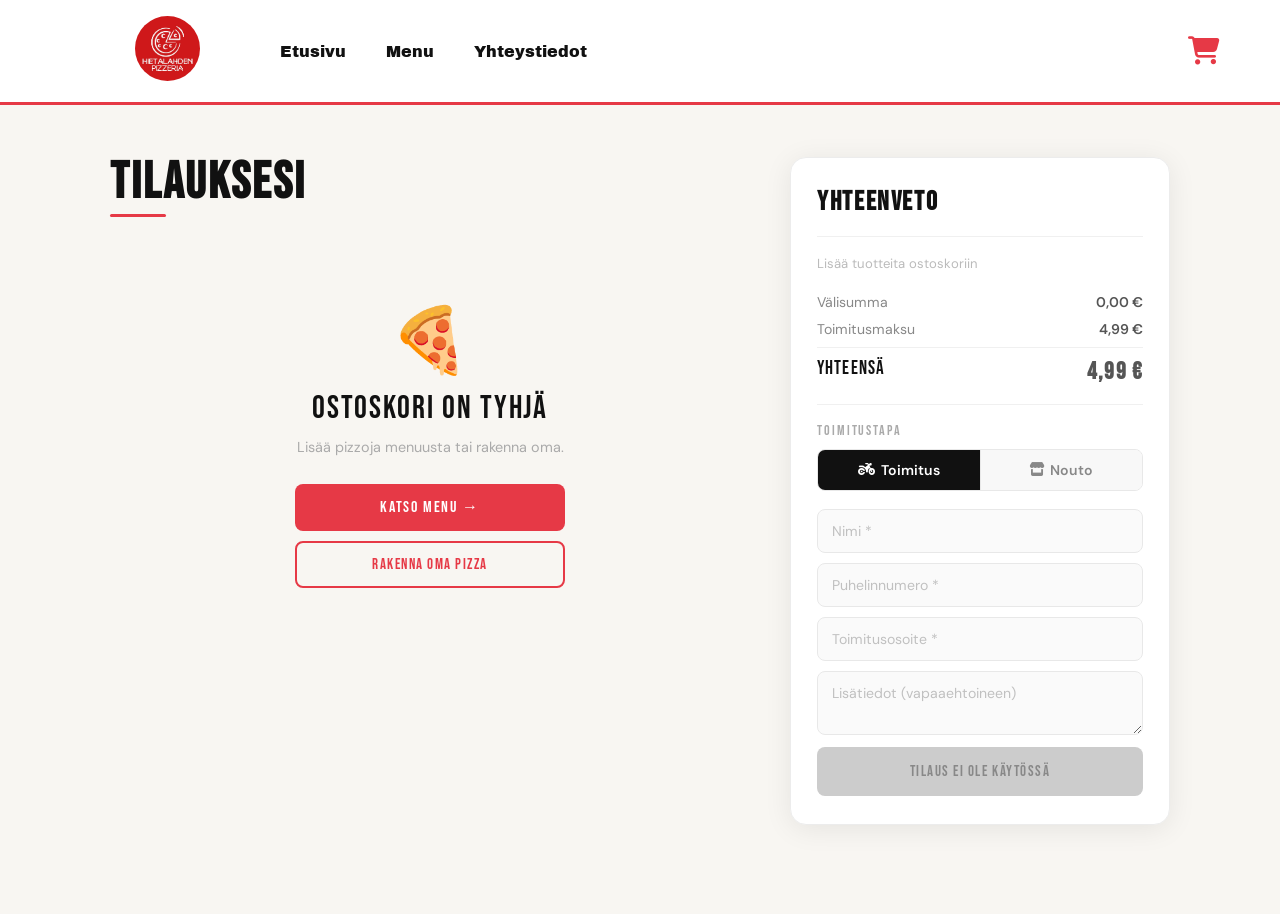
<file: ostoskori.html>
<!DOCTYPE html>
<html lang="fi">
<head>
    <meta charset="UTF-8">
    <meta name="viewport" content="width=device-width, initial-scale=1.0">
    <link rel="preconnect" href="https://fonts.googleapis.com">
    <link rel="preconnect" href="https://fonts.gstatic.com" crossorigin>
    <link href="https://fonts.googleapis.com/css2?family=Inter:wght@100..900&family=Bebas+Neue&family=DM+Sans:wght@100..900&display=swap" rel="stylesheet">
    <link href="https://fonts.googleapis.com/css2?family=Archivo+Black&display=swap" rel="stylesheet">
    <link rel="stylesheet" href="https://cdnjs.cloudflare.com/ajax/libs/font-awesome/6.5.0/css/all.min.css">
    <link rel="stylesheet" href="ostoskori.css">
    <title>Ostoskori — Hietalahdenpizzeria</title>
</head>
<body>

    <div class="overlay" id="overlay"></div>

    <div class="toggle-menu" id="toggleMenu">
        <nav class="navbar2">
            <a href="index.html">Etusivu</a>
            <a href="menu.html">Menu</a>
            <a href="menu.html">Tilaa nyt</a>
            <a class="different" href="tel:0449302665">044 9302665</a>
        </nav>
    </div>

    <nav class="navbar">
        <div class="navbar-left">
            <i id="hamburger" class="fa-solid fa-bars hamburger"></i>
        </div>
        <a href="index.html"><img src="logoh.jpg" class="logo" alt="logo"></a>
        <div class="desktop-nav">
            <a href="index.html">Etusivu</a>
            <a href="menu.html">Menu</a>
            <a href="index.html#yhteystiedot">Yhteystiedot</a>
        </div>
        <div class="navbar-right">
            <a href="ostoskori.html" class="cart-wrap">
                <i class="fa-solid fa-cart-shopping cart"></i>
                <span class="cart-count" id="cartCount"></span>
            </a>
        </div>
    </nav>

    <main class="cart-page">
        <div class="cart-layout">

            <!-- VASEN: tilaukset -->
            <div class="cart-left">
                <div class="cart-left-header">
                    <h1 class="cart-title">TILAUKSESI</h1>
                    <span class="cart-item-count" id="cartItemCount"></span>
                </div>
                <div class="cart-divider"></div>

                <div id="cartItems" class="cart-items-list">
                    <!-- rendered by JS -->
                </div>

                <!-- tyhjä tila -->
                <div class="cart-empty" id="cartEmpty">
                    <span class="cart-empty-icon">🍕</span>
                    <p class="cart-empty-title">OSTOSKORI ON TYHJÄ</p>
                    <p class="cart-empty-sub">Lisää pizzoja menuusta tai rakenna oma.</p>
                    <div class="cart-empty-btns">
                        <a href="menu.html" class="cart-empty-btn">KATSO MENU →</a>
                        <a href="index.html#rakenna-pizza" class="cart-empty-btn-outline">RAKENNA OMA PIZZA</a>
                    </div>
                </div>
            </div>

            <!-- OIKEA: yhteenveto + lomake -->
            <div class="cart-right">
                <div class="summary-card">
                    <h2 class="summary-title">YHTEENVETO</h2>
                    <div class="summary-divider"></div>

                    <div class="summary-items" id="summaryItems"></div>

                    <div class="summary-totals">
                        <div class="summary-row">
                            <span>Välisumma</span>
                            <span id="summarySubtotal">0,00 €</span>
                        </div>
                        <div class="summary-row" id="deliveryFeeRow">
                            <span>Toimitusmaksu</span>
                            <span id="summaryDeliveryFee">0,00 €</span>
                        </div>
                        <div class="summary-divider"></div>
                        <div class="summary-row summary-total-row">
                            <span>YHTEENSÄ</span>
                            <span class="summary-total-val" id="summaryTotal">0,00 €</span>
                        </div>
                    </div>

                    <div class="summary-divider"></div>

                    <div class="delivery-section">
                        <p class="delivery-label">TOIMITUSTAPA</p>
                        <div class="delivery-toggle">
                            <button class="dtoggle-btn active" id="btnToimitus" data-mode="toimitus">
                                <i class="fa-solid fa-motorcycle"></i> Toimitus
                            </button>
                            <button class="dtoggle-btn" id="btnNouto" data-mode="nouto">
                                <i class="fa-solid fa-store"></i> Nouto
                            </button>
                        </div>
                    </div>

                    <form class="order-form" id="orderForm" novalidate>
                        <input class="form-input" type="text"  id="fieldNimi"    name="nimi"    placeholder="Nimi *" required>
                        <input class="form-input" type="tel"   id="fieldPuhelin" name="puhelin" placeholder="Puhelinnumero *" required>
                        <input class="form-input" type="text" id="fieldOsoite" name="osoite" placeholder="Toimitusosoite *" required>
                        <textarea class="form-input form-textarea" id="fieldLisatiedot" name="lisatiedot" placeholder="Lisätiedot (vapaaehtoineen)" rows="2"></textarea>

                        <button type="submit" class="order-btn" id="orderBtn">
                            SIIRRY MAKSAMAAN →
                        </button>
                        
                    </form>
                </div>
            </div>

        </div>
    </main>

    <script src="ostoskori.js"></script>
</body>
</html>
</file>
<file: ostoskori.css>
*, *::before, *::after { box-sizing: border-box; margin: 0; padding: 0; }
html { scroll-behavior: smooth; }

body {
    background: #f8f6f2;
    color: #111;
    font-family: 'DM Sans', sans-serif;
    min-height: 100vh;
}

/* ══════════════════════════════
   NAVBAR – DESKTOP (static)
══════════════════════════════ */
.navbar {
    position: static;
    display: flex;
    align-items: center;
    justify-content: space-between;
    padding: 16px 60px;
    background: #ffffff;
    width: 100%;
    border-bottom: 3px solid #e63946;
}
.logo {
    margin-left: 75px;
    width: 65px; height: 65px;
    border-radius: 50%;
    object-fit: contain;
}
.navbar-left { display: flex; align-items: center; }
.navbar-right { display: flex; align-items: center; margin-left: auto; }
.hamburger   { font-size: 1.5rem; cursor: pointer; color: #e63946; display: none; }

.desktop-nav {
    display: flex;
    align-items: center;
    gap: 40px;
    margin-left: 80px;
}
.desktop-nav a {
    font-family: 'Archivo Black', sans-serif;
    font-size: 1rem; color: #111111;
    text-decoration: none;
    transition: color 0.2s ease;
}
.desktop-nav a:hover { color: #e63946; }

.cart-wrap  { position: relative; cursor: pointer; text-decoration: none; color: inherit; }
.cart       { font-size: 28px; color: #e63946; cursor: pointer; }
.cart-count {
    position: absolute; top: -7px; right: -9px;
    background: #e63946; color: #fff;
    border-radius: 50%; width: 17px; height: 17px;
    font-size: 0.65rem; font-weight: 700;
    display: none; align-items: center; justify-content: center;
    font-family: 'DM Sans', sans-serif;
}
.cart-count.visible { display: flex; }

/* ══════════════════════════════
   MOBILE OVERLAY + TOGGLE MENU
══════════════════════════════ */
.overlay {
    display: none;
    position: fixed; inset: 0;
    background: rgba(0,0,0,0.5);
    z-index: 100;
}
.overlay.active { display: block; }

.toggle-menu {
    position: fixed;
    top: -100%; left: 0;
    width: 100%; z-index: 101;
    background: #ffffff;
    transition: top 0.35s ease;
}
.toggle-menu.open { top: 0; }

.navbar2 { display: flex; flex-direction: column; }
.navbar2 a {
    font-family: 'Archivo Black', sans-serif;
    font-size: 1.3rem; color: #111111;
    text-decoration: none;
    padding: 18px 28px;
    border-bottom: 1px solid rgba(0,0,0,0.07);
    transition: color 0.2s ease;
}
.navbar2 a:hover { color: #e63946; }
.navbar2 a.different {
    background: #c1121f; color: #ffffff;
    border-bottom: none;
    padding: 18px 28px;
}
.navbar2 a.different:hover { background: #a30f1a; }

/* ══════════════════════════════
   PAGE LAYOUT
══════════════════════════════ */
.cart-page {
    min-height: calc(100vh - 91px); /* navbar height + border */
}

.cart-layout {
    display: grid;
    grid-template-columns: 1fr 380px;
    gap: 40px;
    max-width: 1140px;
    margin: 0 auto;
    padding: 52px 40px 80px;
    align-items: start;
}

/* ══════════════════════════════
   LEFT — cart items
══════════════════════════════ */
.cart-left-header {
    display: flex;
    align-items: baseline;
    gap: 14px;
    margin-bottom: 6px;
}
.cart-title {
    font-family: 'Bebas Neue', sans-serif;
    font-size: 3.2rem;
    color: #111;
    letter-spacing: 0.04em;
    line-height: 1;
}
.cart-item-count {
    font-size: 0.85rem;
    color: #aaa;
    font-weight: 500;
}
.cart-divider {
    height: 3px;
    background: #e63946;
    width: 56px;
    margin-bottom: 28px;
    border-radius: 2px;
}

/* Cart item cards */
.cart-items-list { display: flex; flex-direction: column; gap: 12px; }

.cart-item-card {
    background: #fff;
    border-radius: 14px;
    padding: 0;
    overflow: hidden;
    display: flex;
    flex-direction: row;
    display: flex;
    flex-direction: column;
    gap: 10px;
    box-shadow: 0 2px 16px rgba(0,0,0,0.06);
    border: 1px solid #ececec;
    transition: box-shadow 0.18s;
}
.cart-item-card:hover { box-shadow: 0 4px 24px rgba(0,0,0,0.1); }

/* product image in cart */
.cart-item-img-wrap {
    width: 96px;
    min-width: 96px;
    height: 96px;
    overflow: hidden;
    flex-shrink: 0;
}
.cart-item-img {
    width: 100%; height: 100%;
    object-fit: cover;
    display: block;
}
.cart-item-content {
    flex: 1;
    padding: 14px 16px;
    display: flex;
    flex-direction: column;
    gap: 8px;
    min-width: 0;
}

.cart-item-top {
    display: flex;
    align-items: flex-start;
    justify-content: space-between;
    gap: 12px;
}
.cart-item-name {
    font-family: 'Bebas Neue', sans-serif;
    font-size: 1.35rem;
    color: #111;
    letter-spacing: 0.04em;
    line-height: 1;
    margin-bottom: 4px;
}
.cart-item-price {
    font-family: 'Bebas Neue', sans-serif;
    font-size: 1.45rem;
    color: #e63946;
    white-space: nowrap;
    letter-spacing: 0.04em;
    flex-shrink: 0;
}
.cart-item-desc {
    font-size: 0.81rem;
    color: #999;
    line-height: 1.5;
}
.cart-item-bottom {
    display: flex;
    align-items: center;
    justify-content: space-between;
    padding-top: 4px;
    border-top: 1px solid #f5f5f5;
}

/* Quantity controls */
.qty-ctrl {
    display: flex;
    align-items: center;
    border: 1.5px solid #e8e8e8;
    border-radius: 8px;
    overflow: hidden;
}
.qty-btn {
    width: 34px; height: 34px;
    background: #f5f5f5;
    border: none;
    cursor: pointer;
    font-size: 1.1rem;
    color: #333;
    transition: background 0.15s;
    display: flex; align-items: center; justify-content: center;
}
.qty-btn:hover { background: #e8e8e8; }
.qty-val {
    width: 36px; height: 34px;
    display: flex; align-items: center; justify-content: center;
    font-size: 0.9rem; font-weight: 700;
    border-left: 1.5px solid #e8e8e8;
    border-right: 1.5px solid #e8e8e8;
    background: #fff;
    user-select: none;
}
.remove-btn {
    display: flex; align-items: center; gap: 5px;
    background: none; border: none; cursor: pointer;
    color: #ccc; font-size: 0.8rem; font-weight: 600;
    font-family: 'DM Sans', sans-serif;
    transition: color 0.15s;
    padding: 4px 0;
}
.remove-btn:hover { color: #e63946; }
.remove-btn i { font-size: 0.8rem; }

/* Empty state */
.cart-empty {
    display: none;
    flex-direction: column;
    align-items: center;
    gap: 10px;
    padding: 64px 20px;
    text-align: center;
}
.cart-empty.visible { display: flex; }
.cart-empty-icon    { font-size: 4rem; line-height: 1; margin-bottom: 6px; }
.cart-empty-title {
    font-family: 'Bebas Neue', sans-serif;
    font-size: 2rem; color: #111;
    letter-spacing: 0.06em;
}
.cart-empty-sub { font-size: 0.9rem; color: #aaa; }
.cart-empty-btns {
    display: flex; flex-direction: column; gap: 10px;
    margin-top: 18px; width: 100%; max-width: 270px;
}
.cart-empty-btn {
    background: #e63946; color: #fff;
    font-family: 'Bebas Neue', sans-serif;
    font-size: 1rem; letter-spacing: 0.1em;
    padding: 14px 24px; border-radius: 8px;
    text-decoration: none; text-align: center;
    transition: background 0.2s;
}
.cart-empty-btn:hover { background: #c1121f; }
.cart-empty-btn-outline {
    border: 2px solid #e63946; color: #e63946;
    font-family: 'Bebas Neue', sans-serif;
    font-size: 0.95rem; letter-spacing: 0.1em;
    padding: 12px 24px; border-radius: 8px;
    text-decoration: none; text-align: center;
    transition: all 0.2s;
}
.cart-empty-btn-outline:hover { background: #e63946; color: #fff; }

/* ══════════════════════════════
   RIGHT — summary card
══════════════════════════════ */
.cart-right { position: sticky; top: 28px; }

.summary-card {
    background: #fff;
    border-radius: 16px;
    padding: 28px 26px;
    box-shadow: 0 4px 28px rgba(0,0,0,0.08);
    border: 1px solid #ececec;
    display: flex;
    flex-direction: column;
    gap: 18px;
}
.summary-title {
    font-family: 'Bebas Neue', sans-serif;
    font-size: 1.7rem; color: #111;
    letter-spacing: 0.06em;
}
.summary-divider { height: 1px; background: #f0f0f0; }

.summary-items { display: flex; flex-direction: column; gap: 7px; min-height: 20px; }
.summary-item-row {
    display: flex; justify-content: space-between; align-items: baseline; gap: 8px;
    font-size: 0.83rem; color: #666;
}
.summary-item-row span:first-child { flex: 1; overflow: hidden; text-overflow: ellipsis; white-space: nowrap; }
.summary-item-row span:last-child  { font-weight: 600; white-space: nowrap; flex-shrink: 0; }

.summary-totals { display: flex; flex-direction: column; gap: 9px; }
.summary-row {
    display: flex; justify-content: space-between;
    font-size: 0.88rem; color: #888;
}
.summary-row span:last-child { font-weight: 600; color: #555; }

.summary-total-row {
    font-family: 'Bebas Neue', sans-serif;
    font-size: 1.2rem; letter-spacing: 0.06em; color: #111;
}
.summary-total-val { color: #e63946; font-size: 1.5rem; }

/* Delivery toggle */
.delivery-section  { display: flex; flex-direction: column; gap: 10px; }
.delivery-label {
    font-family: 'Bebas Neue', sans-serif;
    font-size: 0.85rem; letter-spacing: 0.14em; color: #aaa;
}
.delivery-toggle {
    display: flex;
    border: 1.5px solid #e8e8e8;
    border-radius: 8px;
    overflow: hidden;
}
.dtoggle-btn {
    flex: 1; padding: 11px 8px;
    border: none; cursor: pointer;
    background: #f8f8f8;
    font-family: 'DM Sans', sans-serif;
    font-size: 0.88rem; font-weight: 600; color: #888;
    display: flex; align-items: center; justify-content: center; gap: 6px;
    transition: all 0.18s;
}
.dtoggle-btn + .dtoggle-btn { border-left: 1.5px solid #e8e8e8; }
.dtoggle-btn.active { background: #111; color: #fff; }
.dtoggle-btn i { font-size: 0.85rem; }

/* Order form */
.order-form { display: flex; flex-direction: column; gap: 10px; }
.form-input {
    width: 100%; padding: 12px 14px;
    border: 1.5px solid #e8e8e8;
    border-radius: 8px;
    font-family: 'DM Sans', sans-serif;
    font-size: 0.88rem; color: #111;
    background: #fafafa;
    outline: none;
    transition: border-color 0.18s, background 0.18s;
    resize: vertical;
}
.form-input:focus       { border-color: #e63946; background: #fff; }
.form-input::placeholder { color: #c0c0c0; }
.form-textarea          { min-height: 64px; }

.order-btn {
    width: 100%; padding: 15px 20px;
    background: #e63946; color: #fff;
    font-family: 'Bebas Neue', sans-serif;
    font-size: 1.15rem; letter-spacing: 0.1em;
    border: none; border-radius: 8px; cursor: pointer;
    transition: background 0.2s, transform 0.15s;
    margin-top: 2px;
}
.order-btn:hover    { background: #c1121f; transform: translateY(-1px); }
.order-btn:disabled { background: #ccc; color: #888; cursor: not-allowed; transform: none; font-size: 0.95rem; }
.order-info { font-size: 0.75rem; color: #bbb; text-align: center; }

/* ══════════════════════════════
   MOBILE ≤768px
══════════════════════════════ */
@media (max-width: 768px) {
    .hamburger    { display: block; }
    .desktop-nav  { display: none; }

    .navbar {
        border-bottom-right-radius: 20px;
        border-bottom-left-radius: 20px;
        flex-direction: column;
        align-items: center;
        justify-content: center;
        display: flex;
        position: fixed;
        z-index: 10;
        width: 100%;
        background: #ffffff;
        height: 85px;
        padding: 0;
        border-bottom: none;
    }
    .navbar-left  { position: absolute; left: 20px; display: flex; align-items: center; }
    .navbar-right { position: absolute; right: 20px; display: flex; align-items: center; margin-left: 0; }
    .logo         { width: 70px; height: 70px; border-radius: 50%; margin-left: 0; }
    .cart         { font-size: 30px; color: #e63946; cursor: pointer; }
    .hamburger    { font-size: 30px; color: #e63946; cursor: pointer; }

    .cart-page    { padding-top: 85px; }

    .cart-layout {
        grid-template-columns: 1fr;
        padding: 28px 16px 60px;
        gap: 28px;
    }
    .cart-right  { position: static; }
    .cart-title  { font-size: 2.4rem; }
    .summary-card { padding: 22px 18px; }
}

@media (max-width: 480px) {
    .cart-item-card { padding: 16px 14px; }
    .cart-empty     { padding: 48px 16px; }
}

/* ══════════════════════════════
   LARGE SCREEN 1750px+
══════════════════════════════ */
@media (min-width: 1750px) {
    .navbar       { padding: 20px 160px; }
    .logo         { width: 80px; height: 80px; }
    .desktop-nav  { margin-left: 60px; gap: 50px; }
    .desktop-nav a { font-size: 1.1rem; }
    .cart         { font-size: 34px; }
    .cart-layout {
        max-width: 1400px;
        padding: 64px 160px 100px;
        grid-template-columns: 1fr 440px;
        gap: 60px;
    }
    .cart-title  { font-size: 4rem; }
    .summary-card { padding: 36px 32px; }
}
</file>
